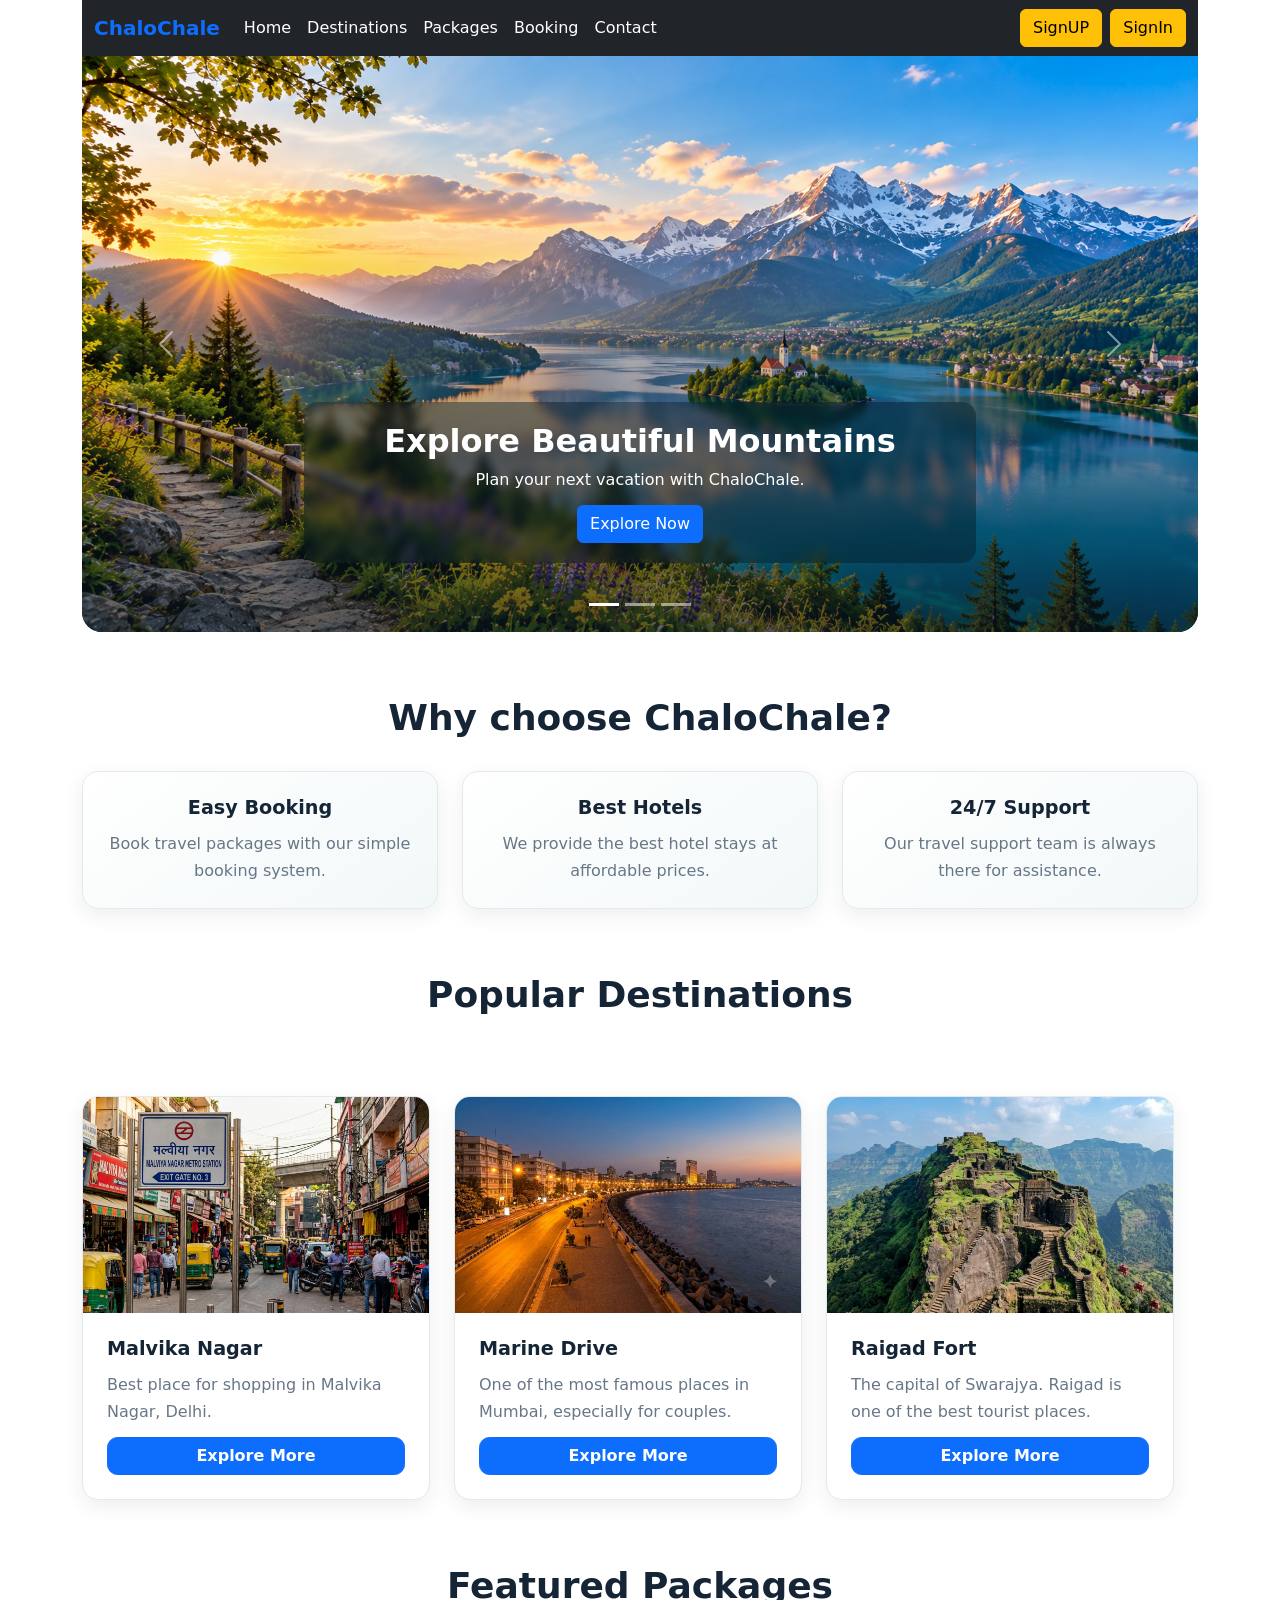
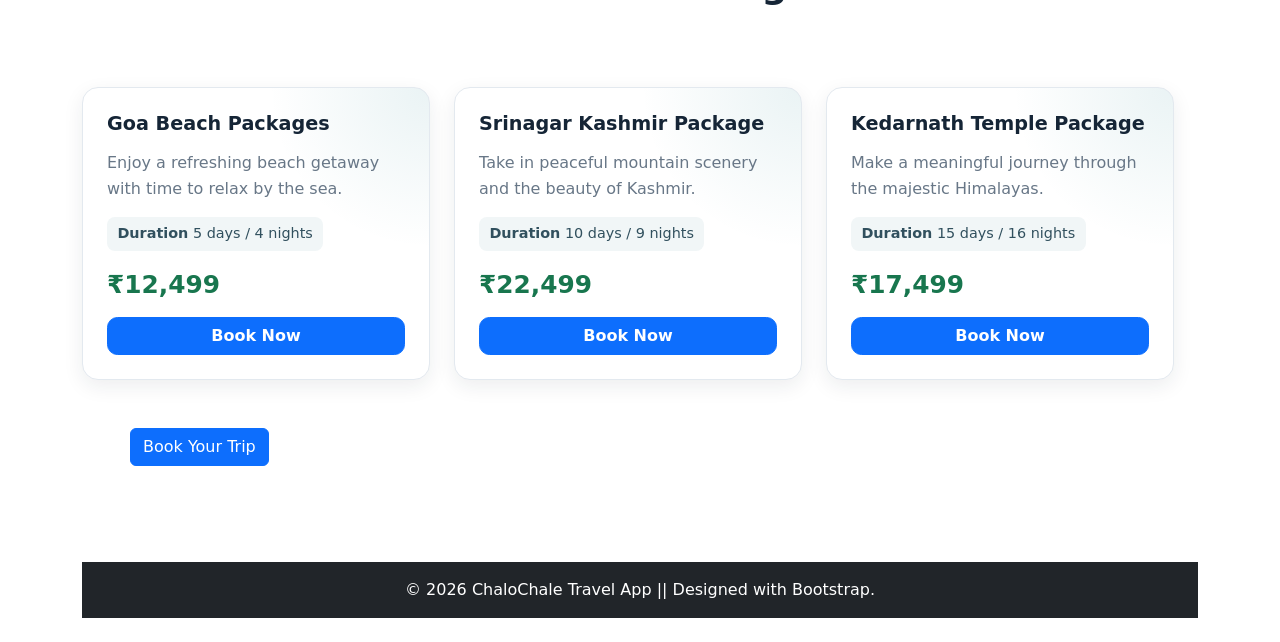
<file: index.html>
<!DOCTYPE html>
<html lang="en">

<head>
  <meta charset="UTF-8">
  <meta name="viewport" content="width=device-width, initial-scale=1.0">
  <title>ChaloChale - Home</title>
  <link href="https://cdn.jsdelivr.net/npm/bootstrap@5.3.8/dist/css/bootstrap.min.css" rel="stylesheet"
    integrity="sha384-sRIl4kxILFvY47J16cr9ZwB07vP4J8+LH7qKQnuqkuIAvNWLzeN8tE5YBujZqJLB" crossorigin="anonymous">
  <link rel="stylesheet" href="./css/style.css">
</head>

<body>
  <div class="container home-page">
    <div class="row">
      <div class="col-md-12">

        <!-- Navbar Start -->
        <nav class="navbar navbar-expand-lg navbar-dark bg-dark">
          <div class="container-fluid">
            <button class="navbar-toggler" type="button" data-bs-toggle="collapse" data-bs-target="#navbarTogglerDemo01"
              aria-controls="navbarTogglerDemo01" aria-expanded="false" aria-label="Toggle navigation">
              <span class="navbar-toggler-icon"></span>
            </button>
            <div class="collapse navbar-collapse" id="navbarTogglerDemo01">
              <a class="navbar-brand text-primary fw-bold" href="#">ChaloChale</a>
              <ul class="navbar-nav me-auto mb-2 mb-lg-0">
                <li class="nav-item"><a class="nav-link active text-white" href="#">Home</a></li>
                <li class="nav-item"><a class="nav-link text-white" href="#">Destinations</a></li>
                <li class="nav-item"><a class="nav-link text-white" href="#">Packages</a></li>
                <li class="nav-item"><a class="nav-link text-white" href="#">Booking</a></li>
                <li class="nav-item"><a class="nav-link text-white" href="#">Contact</a></li>
              </ul>
              <div class="d-flex gap-2">
                <a class="btn btn-warning" href="signup.html">SignUP</a>
                <a class="btn btn-warning" href="signin.html">SignIn</a>
              </div>
            </div>
          </div>
        </nav>
        <!-- Navbar Ends -->

      </div>
    </div>

    <div class="row">
      <div class="col-md-12">
        <!-- Carousel Start -->
        <div id="carouselExampleCaptions" class="carousel slide home-carousel">
          <div class="carousel-indicators">
            <button type="button" data-bs-target="#carouselExampleCaptions" data-bs-slide-to="0" class="active"
              aria-current="true" aria-label="Slide 1"></button>
            <button type="button" data-bs-target="#carouselExampleCaptions" data-bs-slide-to="1"
              aria-label="Slide 2"></button>
            <button type="button" data-bs-target="#carouselExampleCaptions" data-bs-slide-to="2"
              aria-label="Slide 3"></button>
          </div>
          <div class="carousel-inner">
            <div class="carousel-item active">
              <img src="./assets/images/Alpine Lake Chapel at Golden Hour.png" class="d-block w-100" alt="Mountains">
              <div class="carousel-caption home-carousel__caption">
                <h5>Explore Beautiful Mountains</h5>
                <p>Plan your next vacation with ChaloChale.</p>
                <button class="btn btn-primary">Explore Now</button>
              </div>
            </div>
            <div class="carousel-item">
              <img src="./assets/images/Alpine Lake Wanderer’s Vista.png" class="d-block w-100" alt="Nature">
              <div class="carousel-caption home-carousel__caption">
                <h5>Walk in Nature</h5>
                <p>Discover nature with your loved ones.</p>
                <button class="btn btn-primary">View Packages</button>
              </div>
            </div>
            <div class="carousel-item">
              <img src="./assets/images/ChatGPT Image Oct 6, 2026, 04_06_26 PM.png" class="d-block w-100"
                alt="City Pools">
              <div class="carousel-caption home-carousel__caption">
                <h5>Enjoy City Pools in Luxury Hotels</h5>
                <p>Book affordable city travel plans with us.</p>
                <button class="btn btn-warning">Book Trip</button>
              </div>
            </div>
          </div>
          <button class="carousel-control-prev" type="button" data-bs-target="#carouselExampleCaptions"
            data-bs-slide="prev">
            <span class="carousel-control-prev-icon" aria-hidden="true"></span>
            <span class="visually-hidden">Previous</span>
          </button>
          <button class="carousel-control-next" type="button" data-bs-target="#carouselExampleCaptions"
            data-bs-slide="next">
            <span class="carousel-control-next-icon" aria-hidden="true"></span>
            <span class="visually-hidden">Next</span>
          </button>
        </div>
        <!-- Carousel Ends -->
      </div>
    </div>

    <div class="row">
      <div class="col-md-12">
        <!-- Services Start -->
        <h2 class="home-section__title text-center">Why choose ChaloChale?</h2>
        <div class="row row-cols-1 row-cols-md-3 g-4">
          <div class="col">
            <div class="card home-service-card h-100">
              <div class="card-body text-center">
                <h3 class="fw-bold">Easy Booking</h3>
                <p>Book travel packages with our simple booking system.</p>
              </div>
            </div>
          </div>
          <div class="col">
            <div class="card home-service-card h-100">
              <div class="card-body text-center">
                <h3 class="fw-bold">Best Hotels</h3>
                <p>We provide the best hotel stays at affordable prices.</p>
              </div>
            </div>
          </div>
          <div class="col">
            <div class="card home-service-card h-100">
              <div class="card-body text-center">
                <h3 class="fw-bold">24/7 Support</h3>
                <p>Our travel support team is always there for assistance.</p>
              </div>
            </div>
          </div>
        </div>
        <!-- Services Ends -->
      </div>

      <!-- Popular Destination Cards -->
      <h2 class="home-section__title text-center">Popular Destinations</h2>
      <div class="row row-cols-1 row-cols-sm-2 row-cols-lg-3 g-4 home-card-grid">
        <div class="col">
          <article class="card home-destination-card h-100">
          <img src="./assets/images/delhi.png" class="card-img-top" alt="Malvika Nagar">
          <div class="card-body d-flex flex-column">
            <h3 class="card-title">Malvika Nagar</h3>
            <p class="card-text">Best place for shopping in Malvika Nagar, Delhi.</p>
            <a class="btn btn-primary mt-auto" href="destination.html">Explore More</a>
          </div>
          </article>
        </div>
        <div class="col">
          <article class="card home-destination-card h-100">
          <img src="./assets/images/marine drive.png" class="card-img-top" alt="Marine Drive">
          <div class="card-body d-flex flex-column">
            <h3 class="card-title">Marine Drive</h3>
            <p class="card-text">One of the most famous places in Mumbai, especially for couples.</p>
            <a class="btn btn-primary mt-auto" href="destination.html">Explore More</a>
          </div>
          </article>
        </div>
        <div class="col">
          <article class="card home-destination-card h-100">
          <img src="./assets/images/Raigad fort.png" class="card-img-top" alt="Raigad Fort">
          <div class="card-body d-flex flex-column">
            <h3 class="card-title">Raigad Fort</h3>
            <p class="card-text">The capital of Swarajya. Raigad is one of the best tourist places.</p>
            <a class="btn btn-primary mt-auto" href="destination.html">Explore More</a>
          </div>
          </article>
        </div>
      </div>
      <!-- Popular Destination Ends -->

      <!-- featured packages start -->
      <h2 class="home-section__title text-center">Featured Packages</h2>
      <div class="row row-cols-1 row-cols-sm-2 row-cols-lg-3 g-4 home-card-grid">
        <div class="col">
          <article class="card home-package-card h-100">
            <div class="card-body d-flex flex-column">
              <h3 class="card-title">Goa Beach Packages</h3>
              <p class="card-text">Enjoy a refreshing beach getaway with time to relax by the sea.</p>
              <p class="home-package-card__duration"><strong>Duration</strong> 5 days / 4 nights</p>
              <p class="home-package-card__price">₹12,499</p>
              <a class="btn btn-primary mt-auto" href="Booking.html">Book Now</a>
            </div>
          </article>
        </div>
        <div class="col">
          <article class="card home-package-card h-100">
            <div class="card-body d-flex flex-column">
              <h3 class="card-title">Srinagar Kashmir Package</h3>
              <p class="card-text">Take in peaceful mountain scenery and the beauty of Kashmir.</p>
              <p class="home-package-card__duration"><strong>Duration</strong> 10 days / 9 nights</p>
              <p class="home-package-card__price">₹22,499</p>
              <a class="btn btn-primary mt-auto" href="Booking.html">Book Now</a>
            </div>
          </article>
        </div>
        <div class="col">
          <article class="card home-package-card h-100">
            <div class="card-body d-flex flex-column">
              <h3 class="card-title">Kedarnath Temple Package</h3>
              <p class="card-text">Make a meaningful journey through the majestic Himalayas.</p>
              <p class="home-package-card__duration"><strong>Duration</strong> 15 days / 16 nights</p>
              <p class="home-package-card__price">₹17,499</p>
              <a class="btn btn-primary mt-auto" href="Booking.html">Book Now</a>
            </div>
          </article>
        </div>
      </div>
      <!-- featured packages ends -->
    </div>

    <!-- modal for book your trip starts -->
    <!-- Book Your Trip Button -->
    <button type="button" class="btn btn-primary m-5" data-bs-toggle="modal" data-bs-target="#exampleDialog">
      Book Your Trip
    </button>


    <!-- Book Your Trip Modal -->
    <div class="modal fade" id="exampleDialog" tabindex="-1" aria-labelledby="dialogTitle" aria-hidden="true">

      <div class="modal-dialog modal-lg modal-dialog-centered">
        <div class="modal-content">

          <!-- Modal Header -->
          <div class="modal-header">
            <h1 class="modal-title fs-4" id="dialogTitle">
              Book Your Trip
            </h1>

            <button type="button" class="btn-close" data-bs-dismiss="modal" aria-label="Close">
            </button>
          </div>

          <!-- Modal Body -->
          <div class="modal-body">

            <form class="row g-3">

              <!-- Full Name -->
              <div class="col-md-6">
                <label for="Fullname" class="form-label">
                  Full Name
                </label>
                <input type="text" class="form-control" id="Fullname" name="fullname" placeholder="Enter your full name"
                  required>
              </div>

              <!-- Email -->
              <div class="col-md-6">
                <label for="inputEmail4" class="form-label">
                  Email
                </label>
                <input type="email" class="form-control" id="inputEmail4" name="email" placeholder="Enter your email"
                  required>
              </div>

              <!-- Password -->
              <div class="col-md-6">
                <label for="inputPassword4" class="form-label">
                  Password
                </label>
                <input type="password" class="form-control" id="inputPassword4" name="password"
                  placeholder="Enter your password" required>
              </div>

              <!-- Travel Date -->
              <div class="col-md-6">
                <label for="travelDate" class="form-label">
                  Travel Date
                </label>
                <input type="date" class="form-control" id="travelDate" name="travelDate" required>
              </div>

              <!-- Number of People -->
              <div class="col-md-12">
                <label for="count" class="form-label">
                  Number of People
                </label>
                <input type="number" class="form-control" id="count" name="people" placeholder="Enter number of people"
                  min="1" required>
              </div>

              <!-- Message -->
              <div class="col-md-12">
                <label for="fieldTextarea" class="form-label">
                  Message
                </label>
                <textarea class="form-control" id="fieldTextarea" name="message" rows="3"
                  placeholder="Tell us about your trip">
            </textarea>

                <div class="form-text">
                  Be sure to include relevant details.
                </div>
              </div>

            </form>

          </div>

          <!-- Modal Footer -->
          <div class="modal-footer">
            <button type="button" class="btn btn-secondary" data-bs-dismiss="modal">
              Cancel
            </button>

            <button type="button" class="btn btn-success">
              Submit Booking Request
            </button>
          </div>

        </div>
      </div>
    </div>
    <!-- modal for book your trip ends -->


    <!-- Footer -->

    <footer class="bg-dark text-white text-center py-3 mt-5">
      <p class="mb-0">© 2026 ChaloChale Travel App || Designed with Bootstrap.</p>
    </footer>
  </div>

  <script src="https://cdn.jsdelivr.net/npm/bootstrap@5.3.8/dist/js/bootstrap.bundle.min.js"
    integrity="sha384-FKyoEForCGlyvwx9Hj09JcYn3nv7wiPVlz7YYwJrWVcXK/BmnVDxM+D2scQbITxI"
    crossorigin="anonymous"></script>
  <script src="./js/script.js"></script>
</body>

</html>
</file>
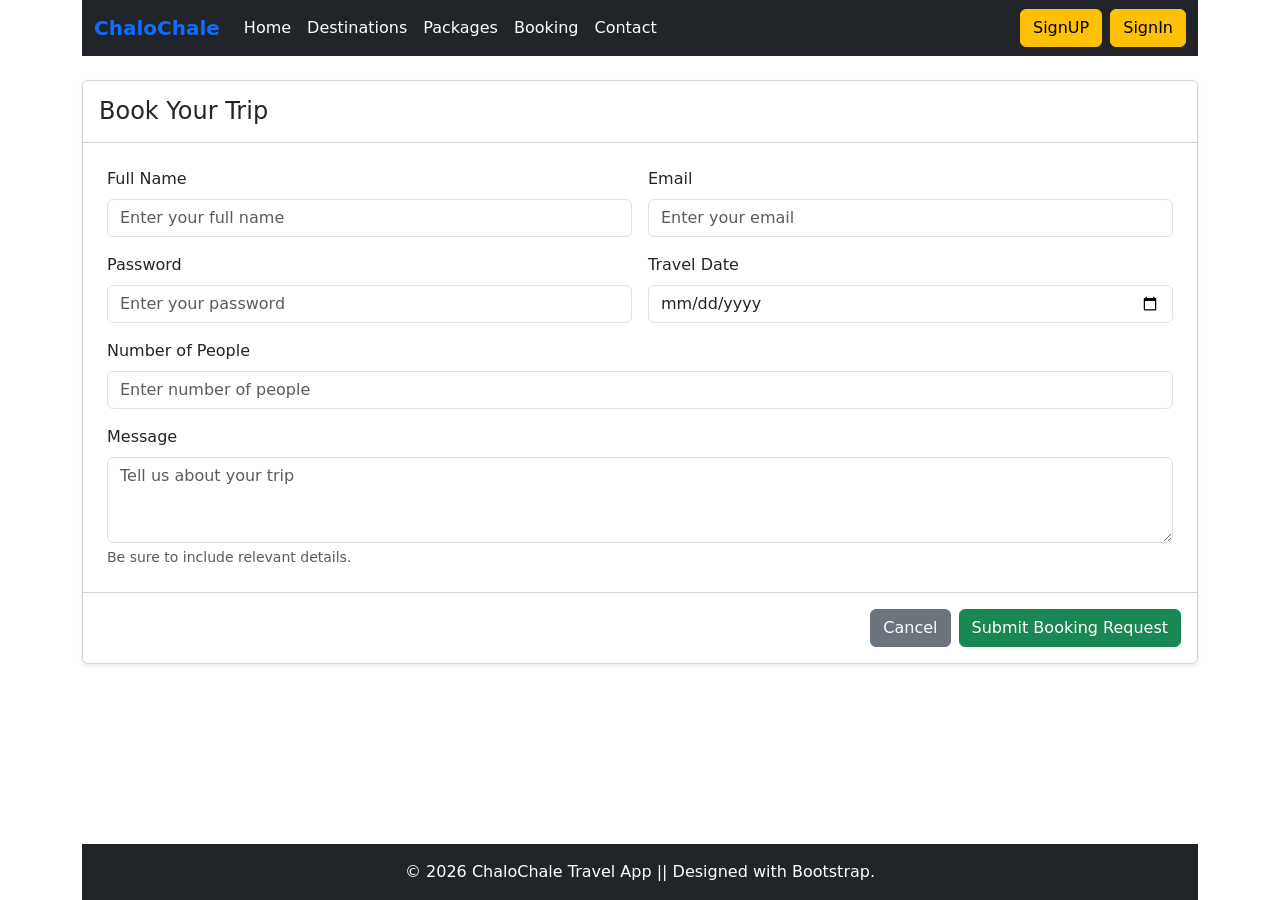
<file: Booking.html>
<!DOCTYPE html>
<html lang="en">

<head>
    <meta charset="UTF-8">
    <meta name="viewport" content="width=device-width, initial-scale=1.0">
    <title>ChaloChale - Booking</title>
    <link href="https://cdn.jsdelivr.net/npm/bootstrap@5.3.8/dist/css/bootstrap.min.css" rel="stylesheet"
        integrity="sha384-sRIl4kxILFvY47J16cr9ZwB07vP4J8+LH7qKQnuqkuIAvNWLzeN8tE5YBujZqJLB" crossorigin="anonymous">
</head>

<body class="min-vh-100 d-flex flex-column">
    <div class="container home-page flex-grow-1 d-flex flex-column">
        <div class="row">
            <div class="col-md-12">
                <!-- Navbar Start -->
                <nav class="navbar navbar-expand-lg navbar-dark bg-dark">
                    <div class="container-fluid">
                        <button class="navbar-toggler" type="button" data-bs-toggle="collapse"
                            data-bs-target="#navbarTogglerDemo01" aria-controls="navbarTogglerDemo01"
                            aria-expanded="false" aria-label="Toggle navigation">
                            <span class="navbar-toggler-icon"></span>
                        </button>
                        <div class="collapse navbar-collapse" id="navbarTogglerDemo01">
                            <a class="navbar-brand text-primary fw-bold" href="#">ChaloChale</a>
                            <ul class="navbar-nav me-auto mb-2 mb-lg-0">
                                <li class="nav-item"><a class="nav-link active text-white" href="#">Home</a></li>
                                <li class="nav-item"><a class="nav-link text-white" href="#">Destinations</a></li>
                                <li class="nav-item"><a class="nav-link text-white" href="#">Packages</a></li>
                                <li class="nav-item"><a class="nav-link text-white" href="#">Booking</a></li>
                                <li class="nav-item"><a class="nav-link text-white" href="#">Contact</a></li>
                            </ul>
                            <div class="d-flex gap-2">
                                <a class="btn btn-warning" href="signup.html">SignUP</a>
                                <a class="btn btn-warning" href="signin.html">SignIn</a>
                            </div>
                        </div>
                    </div>
                </nav>
                <!-- Navbar Ends -->
            </div>
        </div>

        <main class="flex-grow-1 py-4">
            <section class="card shadow-sm" aria-labelledby="bookingFormTitle">
                <div class="card-header bg-white py-3">
                    <h1 class="h4 mb-0" id="bookingFormTitle">Book Your Trip</h1>
                </div>

                <form>
                    <div class="card-body p-4">
                        <div class="row g-3">
                            <div class="col-md-6">
                                <label for="fullName" class="form-label">Full Name</label>
                                <input type="text" class="form-control" id="fullName" name="fullname"
                                    placeholder="Enter your full name" required>
                            </div>

                            <div class="col-md-6">
                                <label for="bookingEmail" class="form-label">Email</label>
                                <input type="email" class="form-control" id="bookingEmail" name="email"
                                    placeholder="Enter your email" required>
                            </div>

                            <div class="col-md-6">
                                <label for="bookingPassword" class="form-label">Password</label>
                                <input type="password" class="form-control" id="bookingPassword"
                                    name="password" placeholder="Enter your password" required>
                            </div>

                            <div class="col-md-6">
                                <label for="travelDate" class="form-label">Travel Date</label>
                                <input type="date" class="form-control" id="travelDate" name="travelDate"
                                    required>
                            </div>

                            <div class="col-12">
                                <label for="peopleCount" class="form-label">Number of People</label>
                                <input type="number" class="form-control" id="peopleCount" name="people"
                                    placeholder="Enter number of people" min="1" required>
                            </div>

                            <div class="col-12">
                                <label for="bookingMessage" class="form-label">Message</label>
                                <textarea class="form-control" id="bookingMessage" name="message" rows="3"
                                    placeholder="Tell us about your trip"></textarea>
                                <div class="form-text">Be sure to include relevant details.</div>
                            </div>
                        </div>
                    </div>

                    <div class="card-footer bg-white d-flex justify-content-end gap-2 py-3">
                        <button type="reset" class="btn btn-secondary">Cancel</button>
                        <button type="submit" class="btn btn-success">Submit Booking Request</button>
                    </div>
                </form>
            </section>
        </main>

        <footer class="bg-dark text-white text-center py-3 mt-auto">
            <p class="mb-0">© 2026 ChaloChale Travel App || Designed with Bootstrap.</p>
        </footer>
    </div>

    <script src="https://cdn.jsdelivr.net/npm/bootstrap@5.3.8/dist/js/bootstrap.bundle.min.js"
        integrity="sha384-FKyoEForCGlyvwx9Hj09JcYn3nv7wiPVlz7YYwJrWVcXK/BmnVDxM+D2scQbITxI"
        crossorigin="anonymous"></script>
</body>

</html>
</file>
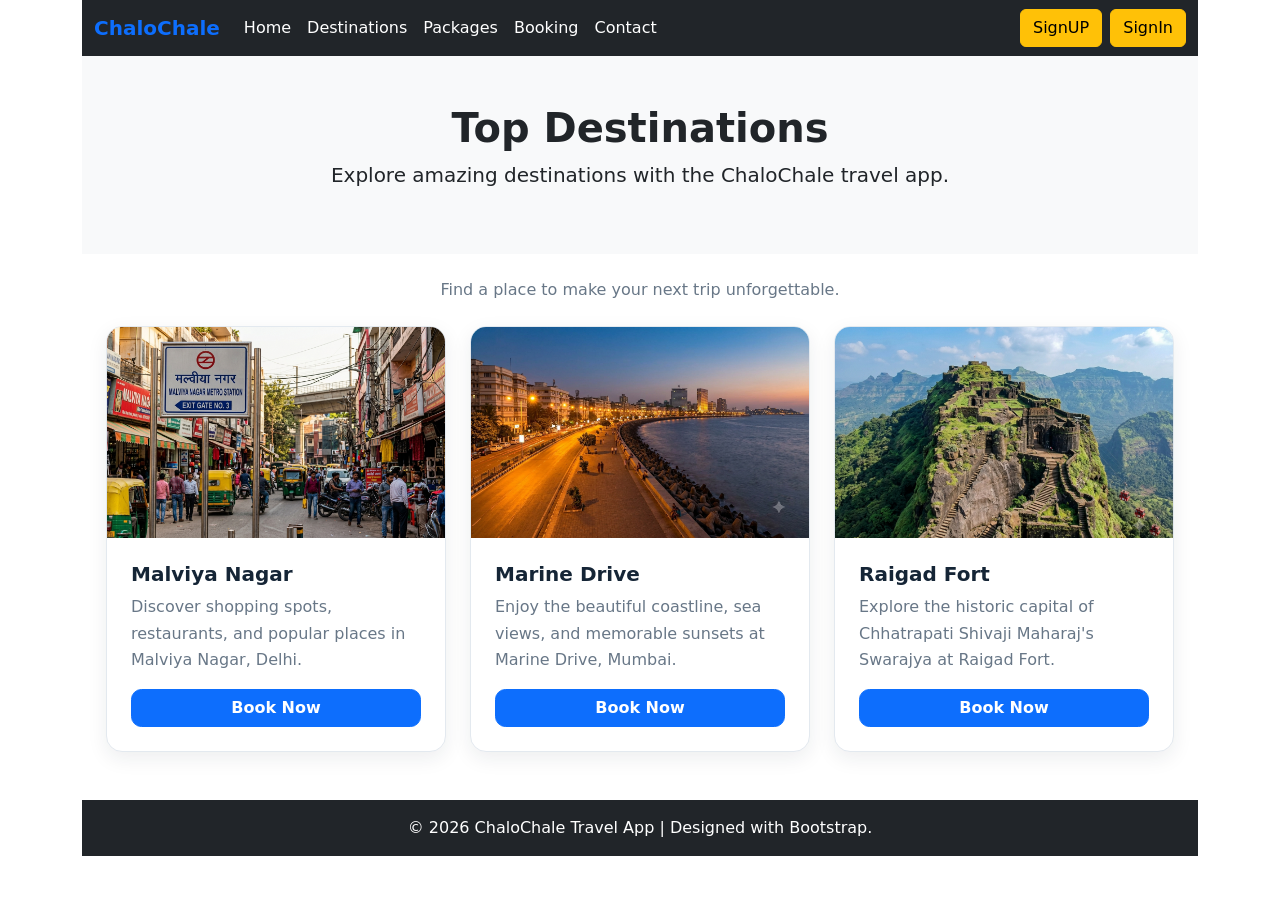
<file: destination.html>
<!DOCTYPE html>
<html lang="en">

<head>
    <meta charset="UTF-8">
    <meta name="viewport" content="width=device-width, initial-scale=1.0">

    <title>ChaloChale - Destinations</title>

    <!-- Bootstrap CSS -->
    <link href="https://cdn.jsdelivr.net/npm/bootstrap@5.3.8/dist/css/bootstrap.min.css" rel="stylesheet"
        integrity="sha384-sRIl4kxILFvY47J16cr9ZwB07vP4J8+LH7qKQnuqkuIAvNWLzeN8tE5YBujZqJLB" crossorigin="anonymous">
    <link rel="stylesheet" href="./css/style.css">
</head>

<body>

    <div class="container">

        <!-- Navbar Start -->
        <nav class="navbar navbar-expand-lg navbar-dark bg-dark">

            <div class="container-fluid">

                <!-- Navbar Toggler -->
                <button class="navbar-toggler" type="button" data-bs-toggle="collapse"
                    data-bs-target="#navbarTogglerDemo01" aria-controls="navbarTogglerDemo01" aria-expanded="false"
                    aria-label="Toggle navigation">

                    <span class="navbar-toggler-icon"></span>

                </button>

                <!-- Navbar Content -->
                <div class="collapse navbar-collapse" id="navbarTogglerDemo01">

                    <a class="navbar-brand text-primary fw-bold" href="#">
                        ChaloChale
                    </a>

                    <!-- Navigation Links -->
                    <ul class="navbar-nav me-auto mb-2 mb-lg-0">

                        <li class="nav-item">
                            <a class="nav-link active text-white" href="#">Home</a>
                        </li>

                        <li class="nav-item">
                            <a class="nav-link text-white" href="#">Destinations</a>
                        </li>

                        <li class="nav-item">
                            <a class="nav-link text-white" href="#">Packages</a>
                        </li>

                        <li class="nav-item">
                            <a class="nav-link text-white" href="Booking.html">Booking</a>
                        </li>

                        <li class="nav-item">
                            <a class="nav-link text-white" href="#">Contact</a>
                        </li>

                    </ul>

                    <div class="d-flex gap-2">
                        <a class="btn btn-warning" href="signup.html">SignUP</a>
                        <a class="btn btn-warning" href="signin.html">SignIn</a>
                    </div>

                </div>

            </div>

        </nav>
        <!-- Navbar End -->


        <!-- Destination Header Start -->
        <section class="py-5 bg-light text-center">

            <div class="container">

                <h1 class="fw-bold">Top Destinations</h1>

                <p class="lead">
                    Explore amazing destinations with the ChaloChale travel app.
                </p>

            </div>

        </section>
        <!-- Destination Header End -->


        <!-- Popular Destinations Start -->
        <section class="destination-section py-4" aria-labelledby="popular-destinations-title">

            <!-- <h2 id="popular-destinations-title" class="destination-section__title text-center mb-2">
                Popular Destinations
            </h2> -->
            <p class="destination-section__intro text-center mb-4">
                Find a place to make your next trip unforgettable.
            </p>

            <div class="row g-4">

                <!-- Destination 1 -->
                <div class="col-12 col-sm-6 col-lg-4">

                    <article class="card destination-card h-100">

                        <img src="./assets/images/delhi.png" class="card-img-top"
                            alt="Shopping area in Malviya Nagar, Delhi">

                        <div class="card-body d-flex flex-column">

                            <h3 class="card-title">Malviya Nagar</h3>

                            <p class="card-text">
                                Discover shopping spots, restaurants, and popular
                                places in Malviya Nagar, Delhi.
                            </p>

                            <a href="Booking.html" class="btn btn-primary w-100 mt-auto">
                                Book Now
                            </a>

                    </div>

                    </article>

                </div>


                <!-- Destination 2 -->
                <div class="col-12 col-sm-6 col-lg-4">

                    <article class="card destination-card h-100">

                        <img src="./assets/images/marine drive.png" class="card-img-top"
                            alt="Marine Drive waterfront in Mumbai">

                        <div class="card-body d-flex flex-column">

                            <h3 class="card-title">Marine Drive</h3>

                            <p class="card-text">
                                Enjoy the beautiful coastline, sea views, and
                                memorable sunsets at Marine Drive, Mumbai.
                            </p>

                            <a href="Booking.html" class="btn btn-primary w-100 mt-auto">
                                Book Now
                            </a>

                    </div>

                    </article>

                </div>


                <!-- Destination 3 -->
                <div class="col-12 col-sm-6 col-lg-4">

                    <article class="card destination-card h-100">

                        <img src="./assets/images/Raigad fort.png" class="card-img-top"
                            alt="Historic Raigad Fort in Maharashtra">

                        <div class="card-body d-flex flex-column">

                            <h3 class="card-title">Raigad Fort</h3>

                            <p class="card-text">
                                Explore the historic capital of Chhatrapati
                                Shivaji Maharaj's Swarajya at Raigad Fort.
                            </p>

                            <a href="Booking.html" class="btn btn-primary w-100 mt-auto">
                                Book Now
                            </a>

                    </div>

                    </article>

                </div>

            </div>




        </section>
        <!-- Popular Destinations End -->


        <!-- Footer Start -->
        <footer class="bg-dark text-white text-center py-3 mt-4">

            <p class="mb-0">
                &copy; 2026 ChaloChale Travel App | Designed with Bootstrap.
            </p>

        </footer>
        <!-- Footer End -->

    </div>


    <!-- Bootstrap JavaScript -->
    <script src="https://cdn.jsdelivr.net/npm/bootstrap@5.3.8/dist/js/bootstrap.bundle.min.js"
        integrity="sha384-FKyoEForCGlyvwx9Hj09JcYn3nv7wiPVlz7YYwJrWVcXK/BmnVDxM+D2scQbITxI"
        crossorigin="anonymous"></script>

    <!-- Custom JavaScript -->
    <script src="./js/script.js"></script>

</body>

</html>
</file>
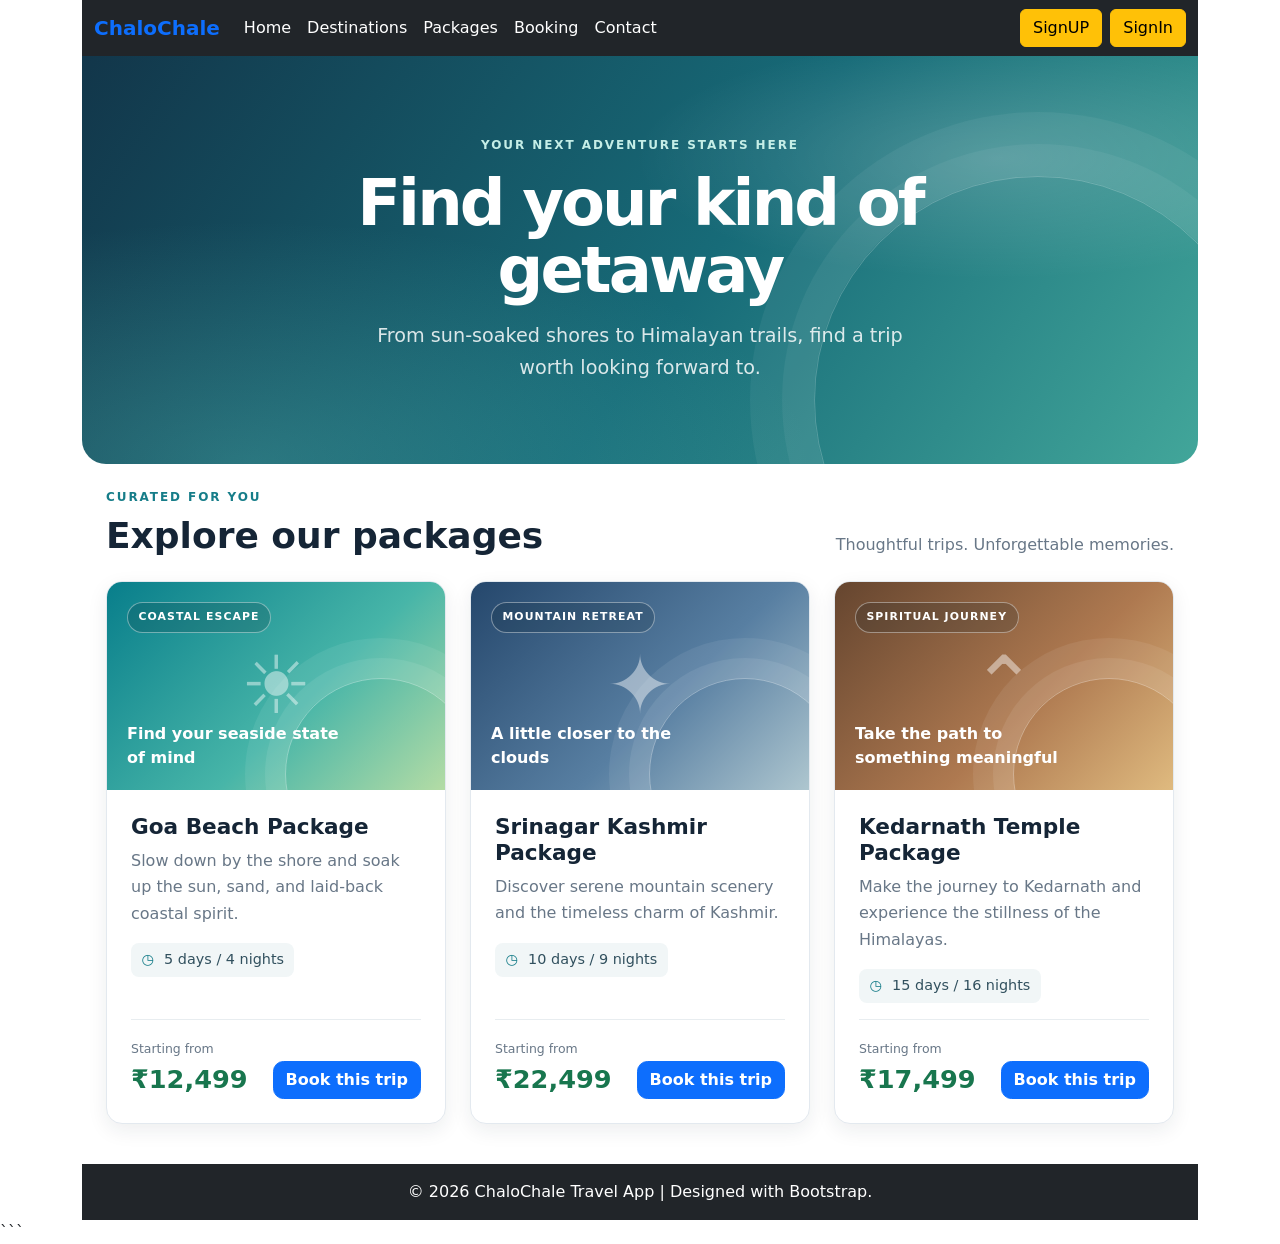
<file: Packages.html>
<!DOCTYPE html>
<html lang="en">

<head>
    <meta charset="UTF-8">
    <meta name="viewport" content="width=device-width, initial-scale=1.0">

    <title>ChaloChale - Packages</title>

    <!-- Bootstrap CSS -->
    <link href="https://cdn.jsdelivr.net/npm/bootstrap@5.3.8/dist/css/bootstrap.min.css" rel="stylesheet"
        integrity="sha384-sRIl4kxILFvY47J16cr9ZwB07vP4J8+LH7qKQnuqkuIAvNWLzeN8tE5YBujZqJLB" crossorigin="anonymous">
    <link rel="stylesheet" href="./css/style.css">
</head>

<body>

    <div class="container package-page">

        <!-- Navbar Start -->
        <nav class="navbar navbar-expand-lg navbar-dark bg-dark">

            <div class="container-fluid">

                <!-- Navbar Toggler -->
                <button class="navbar-toggler" type="button" data-bs-toggle="collapse"
                    data-bs-target="#navbarTogglerDemo01" aria-controls="navbarTogglerDemo01" aria-expanded="false"
                    aria-label="Toggle navigation">

                    <span class="navbar-toggler-icon"></span>

                </button>

                <!-- Navbar Content -->
                <div class="collapse navbar-collapse" id="navbarTogglerDemo01">

                    <a class="navbar-brand text-primary fw-bold" href="#">
                        ChaloChale
                    </a>

                    <!-- Navigation Links -->
                    <ul class="navbar-nav me-auto mb-2 mb-lg-0">

                        <li class="nav-item">
                            <a class="nav-link active text-white" href="#">Home</a>
                        </li>

                        <li class="nav-item">
                            <a class="nav-link text-white" href="#">Destinations</a>
                        </li>

                        <li class="nav-item">
                            <a class="nav-link text-white" href="#">Packages</a>
                        </li>

                        <li class="nav-item">
                            <a class="nav-link text-white" href="Booking.html">Booking</a>
                        </li>

                        <li class="nav-item">
                            <a class="nav-link text-white" href="#">Contact</a>
                        </li>

                    </ul>

                    <div class="d-flex gap-2">
                        <a class="btn btn-warning" href="signup.html">SignUP</a>
                        <a class="btn btn-warning" href="signin.html">SignIn</a>
                    </div>

                </div>

            </div>

        </nav>
        <!-- Navbar End -->


        <!-- Destination Header Start -->
        <section class="package-hero text-center">

            <div class="package-hero__content">

                <p class="package-hero__eyebrow">YOUR NEXT ADVENTURE STARTS HERE</p>

                <h1 class="package-hero__title">Find your kind of getaway</h1>

                <p class="package-hero__description">
                    From sun-soaked shores to Himalayan trails, find a trip worth looking forward to.
                </p>

            </div>

        </section>
        <!-- Destination Header End -->

        <!-- Packages start -->
        <section class="package-section py-4" aria-labelledby="package-list-title">
            <div class="package-section__heading">
                <div>
                    <p class="package-section__eyebrow mb-2">CURATED FOR YOU</p>
                    <h2 id="package-list-title" class="package-section__title">Explore our packages</h2>
                </div>
                <p class="package-section__note mb-0">Thoughtful trips. Unforgettable memories.</p>
            </div>

            <div class="row g-4">
                <div class="col-12 col-md-6 col-xl-4">
                    <article class="card package-card package-card--beach h-100">
                        <div class="package-card__art" aria-hidden="true">
                            <span class="package-card__art-label">COASTAL ESCAPE</span>
                            <span class="package-card__art-symbol">☀</span>
                            <span class="package-card__art-caption">Find your seaside state of mind</span>
                        </div>
                        <div class="card-body d-flex flex-column">
                            <h3 class="package-card__title">Goa Beach Package</h3>
                            <p class="package-card__description">Slow down by the shore and soak up the sun, sand, and laid-back coastal spirit.</p>
                            <p class="package-card__duration"><span aria-hidden="true">◷</span> 5 days / 4 nights</p>
                            <div class="package-card__footer mt-auto">
                                <div>
                                    <span class="package-card__price-label">Starting from</span>
                                    <p class="package-card__price mb-0">₹12,499</p>
                                </div>
                                <a href="Booking.html" class="btn btn-primary package-card__button">Book this trip</a>
                            </div>
                        </div>
                    </article>
                </div>

                <div class="col-12 col-md-6 col-xl-4">
                    <article class="card package-card package-card--kashmir h-100">
                        <div class="package-card__art" aria-hidden="true">
                            <span class="package-card__art-label">MOUNTAIN RETREAT</span>
                            <span class="package-card__art-symbol">✦</span>
                            <span class="package-card__art-caption">A little closer to the clouds</span>
                        </div>
                        <div class="card-body d-flex flex-column">
                            <h3 class="package-card__title">Srinagar Kashmir Package</h3>
                            <p class="package-card__description">Discover serene mountain scenery and the timeless charm of Kashmir.</p>
                            <p class="package-card__duration"><span aria-hidden="true">◷</span> 10 days / 9 nights</p>
                            <div class="package-card__footer mt-auto">
                                <div>
                                    <span class="package-card__price-label">Starting from</span>
                                    <p class="package-card__price mb-0">₹22,499</p>
                                </div>
                                <a href="Booking.html" class="btn btn-primary package-card__button">Book this trip</a>
                            </div>
                        </div>
                    </article>
                </div>

                <div class="col-12 col-md-6 col-xl-4">
                    <article class="card package-card package-card--kedarnath h-100">
                        <div class="package-card__art" aria-hidden="true">
                            <span class="package-card__art-label">SPIRITUAL JOURNEY</span>
                            <span class="package-card__art-symbol">⌃</span>
                            <span class="package-card__art-caption">Take the path to something meaningful</span>
                        </div>
                        <div class="card-body d-flex flex-column">
                            <h3 class="package-card__title">Kedarnath Temple Package</h3>
                            <p class="package-card__description">Make the journey to Kedarnath and experience the stillness of the Himalayas.</p>
                            <p class="package-card__duration"><span aria-hidden="true">◷</span> 15 days / 16 nights</p>
                            <div class="package-card__footer mt-auto">
                                <div>
                                    <span class="package-card__price-label">Starting from</span>
                                    <p class="package-card__price mb-0">₹17,499</p>
                                </div>
                                <a href="Booking.html" class="btn btn-primary package-card__button">Book this trip</a>
                            </div>
                        </div>
                    </article>
                </div>
            </div>
        </section>

        <!-- PACKAGES ENDS -->







        <!-- Footer Start -->
        <footer class="bg-dark text-white text-center py-3 mt-3">

            <p class="mb-0">
                &copy; 2026 ChaloChale Travel App | Designed with Bootstrap.
            </p>

        </footer>
        <!-- Footer End -->

    </div>


    <!-- Bootstrap JavaScript -->
    <script src="https://cdn.jsdelivr.net/npm/bootstrap@5.3.8/dist/js/bootstrap.bundle.min.js"
        integrity="sha384-FKyoEForCGlyvwx9Hj09JcYn3nv7wiPVlz7YYwJrWVcXK/BmnVDxM+D2scQbITxI"
        crossorigin="anonymous"></script>

    <!-- Custom JavaScript -->
    <script src="./js/script.js"></script>

</body>

</html>
```
</file>
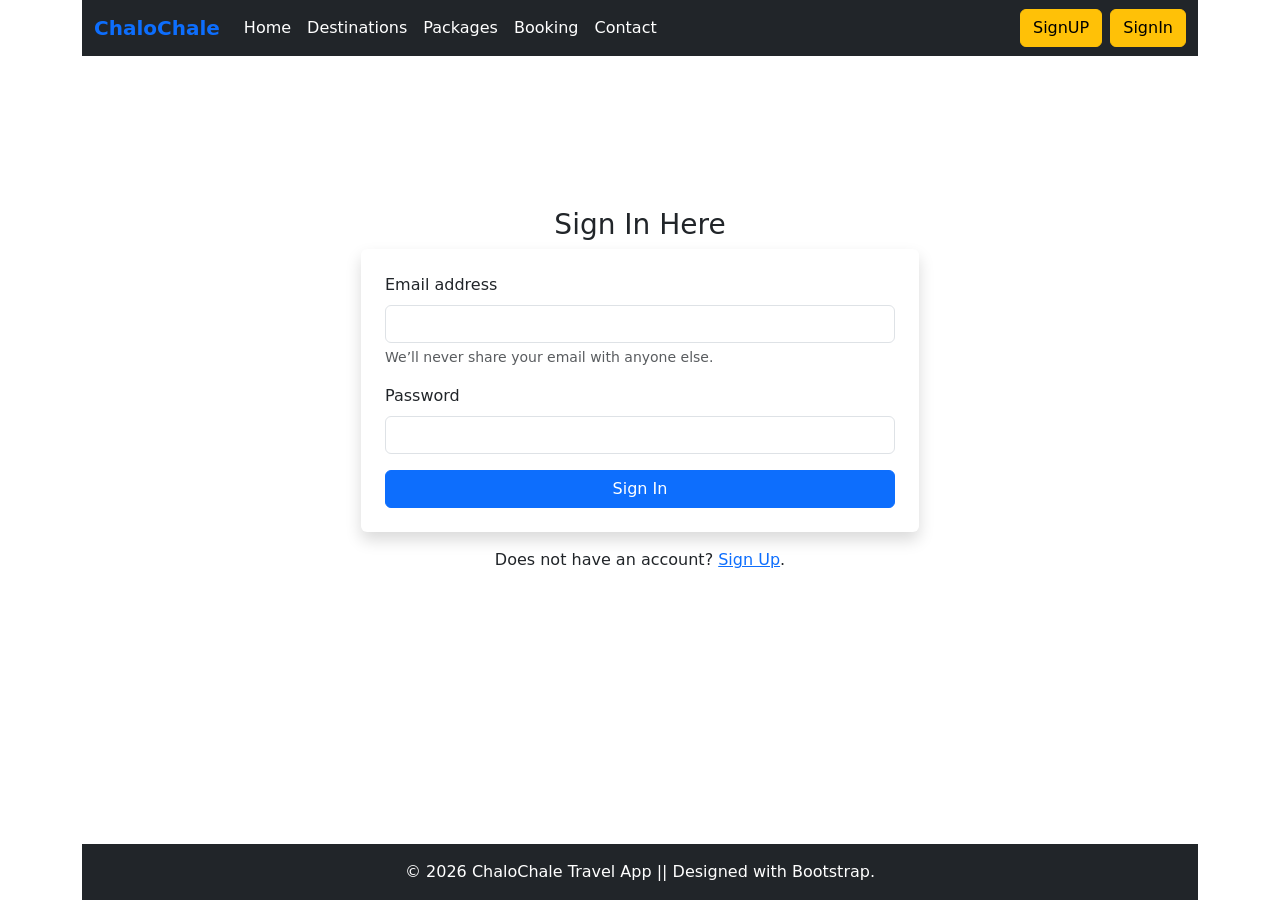
<file: signin.html>
<!DOCTYPE html>
<html lang="en">

<head>
    <meta charset="UTF-8">
    <meta name="viewport" content="width=device-width, initial-scale=1.0">
    <title>Chalochale - Sign In</title>
    <link href="https://cdn.jsdelivr.net/npm/bootstrap@5.3.8/dist/css/bootstrap.min.css" rel="stylesheet"
        integrity="sha384-sRIl4kxILFvY47J16cr9ZwB07vP4J8+LH7qKQnuqkuIAvNWLzeN8tE5YBujZqJLB" crossorigin="anonymous">

</head>

<body class="min-vh-100 d-flex flex-column">
    <div class="container home-page flex-grow-1 d-flex flex-column">
        <div class="row">
            <div class="col-md-12">

                <!-- Navbar Start -->
                <nav class="navbar navbar-expand-lg navbar-dark bg-dark">
                    <div class="container-fluid">
                        <button class="navbar-toggler" type="button" data-bs-toggle="collapse"
                            data-bs-target="#navbarTogglerDemo01" aria-controls="navbarTogglerDemo01"
                            aria-expanded="false" aria-label="Toggle navigation">
                            <span class="navbar-toggler-icon"></span>
                        </button>
                        <div class="collapse navbar-collapse" id="navbarTogglerDemo01">
                            <a class="navbar-brand text-primary fw-bold" href="#">ChaloChale</a>
                            <ul class="navbar-nav me-auto mb-2 mb-lg-0">
                                <li class="nav-item"><a class="nav-link active text-white" href="#">Home</a></li>
                                <li class="nav-item"><a class="nav-link text-white" href="#">Destinations</a></li>
                                <li class="nav-item"><a class="nav-link text-white" href="#">Packages</a></li>
                                <li class="nav-item"><a class="nav-link text-white" href="#">Booking</a></li>
                                <li class="nav-item"><a class="nav-link text-white" href="#">Contact</a></li>
                            </ul>
                            <div class="d-flex gap-2">
                                <a class="btn btn-warning" href="signup.html">SignUP</a>
                                <a class="btn btn-warning" href="signin.html">SignIn</a>
                            </div>
                        </div>
                    </div>
                </nav>
                <!-- Navbar Ends -->

            </div>
        </div>


        <section class="col-12 col-md-6 mx-auto my-auto py-5">
            <h3 class="text-center">Sign In Here</h3>
            <form class="p-4 shadow rounded bg-white">
                <div class="mb-3">
                    <label for="email" class="form-label">Email address</label>
                    <input type="email" class="form-control" id="email" name="email" autocomplete="email"
                        aria-describedby="emailHelp" required>
                    <div id="emailHelp" class="form-text">We’ll never share your email with anyone else.</div>
                </div>
                <div class="mb-3">
                    <label for="password" class="form-label">Password</label>
                    <input type="password" class="form-control" id="password" name="password"
                        autocomplete="current-password" required>
                </div>
                <button type="submit" class="btn btn-primary w-100">Sign In</button>
            </form>

             <p class="text-center pt-3">
                Does not have an account? <a href="signup.html">Sign Up</a>.
            </p>
        </section>

        <footer class="bg-dark text-white text-center py-3 mt-auto">
            <p class="mb-0">© 2026 ChaloChale Travel App || Designed with Bootstrap.</p>
        </footer>
    </div>


    <script src="https://cdn.jsdelivr.net/npm/bootstrap@5.3.8/dist/js/bootstrap.bundle.min.js"
        integrity="sha384-FKyoEForCGlyvwx9Hj09JcYn3nv7wiPVlz7YYwJrWVcXK/BmnVDxM+D2scQbITxI"
        crossorigin="anonymous"></script>
    <script src="./js/script.js"></script>
</body>

</html>
</file>
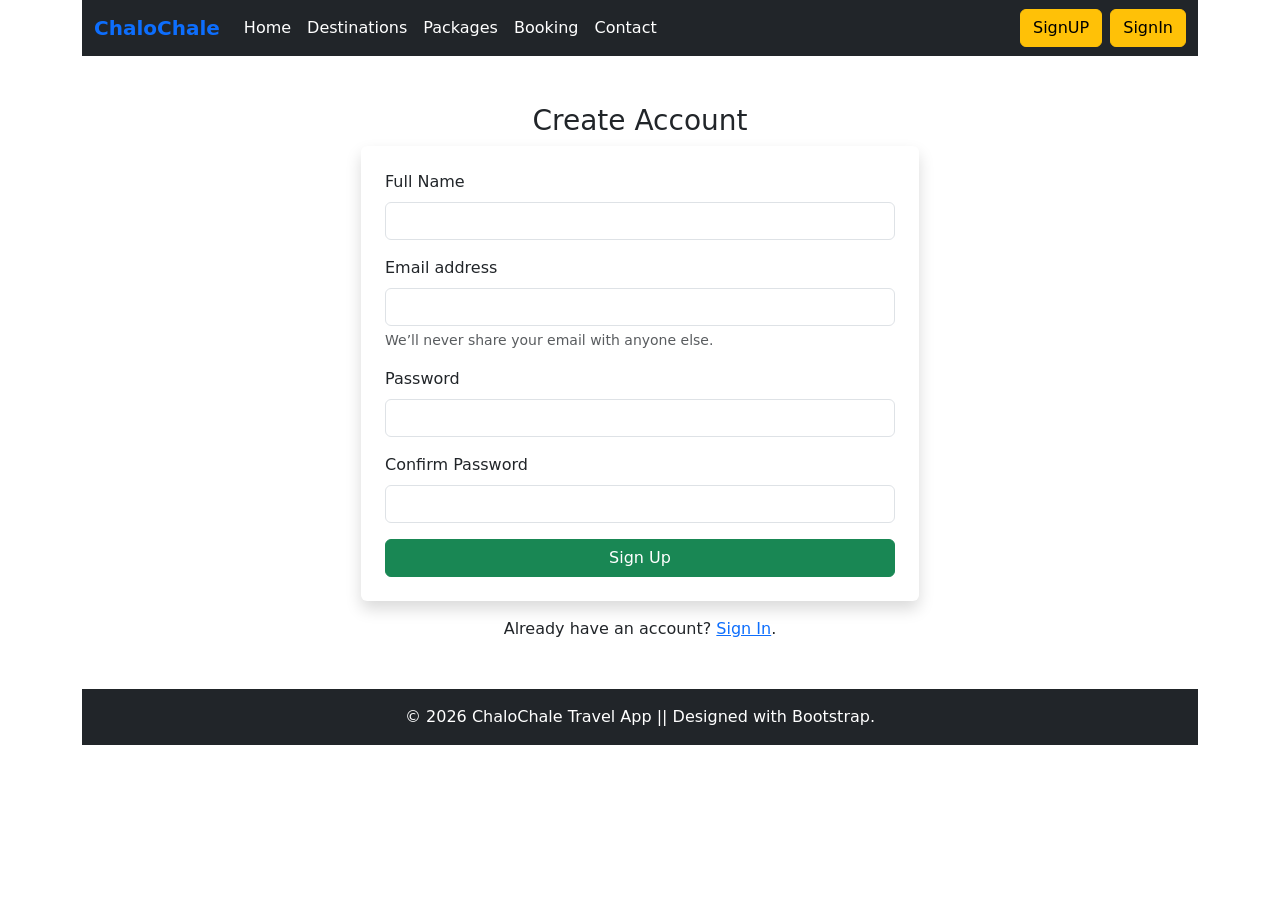
<file: signup.html>
<!DOCTYPE html>
<html lang="en">

<head>
    <meta charset="UTF-8">
    <meta name="viewport" content="width=device-width, initial-scale=1.0">
    <title>Chalochale - Sign Up</title>
    <link href="https://cdn.jsdelivr.net/npm/bootstrap@5.3.8/dist/css/bootstrap.min.css" rel="stylesheet"
        integrity="sha384-sRIl4kxILFvY47J16cr9ZwB07vP4J8+LH7qKQnuqkuIAvNWLzeN8tE5YBujZqJLB" crossorigin="anonymous">

</head>

<body>
    <div class="container home-page">
        <div class="row">
            <div class="col-md-12">

                <!-- Navbar Start -->
                <nav class="navbar navbar-expand-lg navbar-dark bg-dark">
                    <div class="container-fluid">
                        <button class="navbar-toggler" type="button" data-bs-toggle="collapse"
                            data-bs-target="#navbarTogglerDemo01" aria-controls="navbarTogglerDemo01"
                            aria-expanded="false" aria-label="Toggle navigation">
                            <span class="navbar-toggler-icon"></span>
                        </button>
                        <div class="collapse navbar-collapse" id="navbarTogglerDemo01">
                            <a class="navbar-brand text-primary fw-bold" href="#">ChaloChale</a>
                            <ul class="navbar-nav me-auto mb-2 mb-lg-0">
                                <li class="nav-item"><a class="nav-link active text-white" href="#">Home</a></li>
                                <li class="nav-item"><a class="nav-link text-white" href="#">Destinations</a></li>
                                <li class="nav-item"><a class="nav-link text-white" href="#">Packages</a></li>
                                <li class="nav-item"><a class="nav-link text-white" href="#">Booking</a></li>
                                <li class="nav-item"><a class="nav-link text-white" href="#">Contact</a></li>
                            </ul>
                            <div class="d-flex gap-2">
                                <a class="btn btn-warning" href="signup.html">SignUP</a>
                                <a class="btn btn-warning" href="signin.html">SignIn</a>
                            </div>
                        </div>
                    </div>
                </nav>
                <!-- Navbar Ends -->

            </div>
        </div>

        <section class="col-12 col-md-6 mx-auto my-5">
            <h3 class="text-center">Create Account</h3>
            <form class="p-4 shadow rounded bg-white">
                <div class="mb-3">
                    <label for="fullName" class="form-label">Full Name</label>
                    <input type="text" class="form-control" id="fullName" name="fullName" autocomplete="name"
                        required>
                </div>
                <div class="mb-3">
                    <label for="email" class="form-label">Email address</label>
                    <input type="email" class="form-control" id="email" name="email" autocomplete="email"
                        aria-describedby="emailHelp" required>
                    <div id="emailHelp" class="form-text">We’ll never share your email with anyone else.</div>
                </div>
                <div class="mb-3">
                    <label for="password" class="form-label">Password</label>
                    <input type="password" class="form-control" id="password" name="password"
                        autocomplete="new-password" required>
                </div>
                <div class="mb-3">
                    <label for="confirmPassword" class="form-label">Confirm Password</label>
                    <input type="password" class="form-control" id="confirmPassword" name="confirmPassword"
                        autocomplete="new-password" required>
                </div>
                <button type="submit" class="btn btn-success w-100">Sign Up</button>
            </form>

            <p class="text-center pt-3">
                Already have an account? <a href="signin.html">Sign In</a>.
            </p>
        </section>






        <footer class="bg-dark text-white text-center py-3 mt-5">
            <p class="mb-0">© 2026 ChaloChale Travel App || Designed with Bootstrap.</p>
        </footer>
    </div>


    <script src="https://cdn.jsdelivr.net/npm/bootstrap@5.3.8/dist/js/bootstrap.bundle.min.js"
        integrity="sha384-FKyoEForCGlyvwx9Hj09JcYn3nv7wiPVlz7YYwJrWVcXK/BmnVDxM+D2scQbITxI"
        crossorigin="anonymous"></script>
    <script src="./js/script.js"></script>
</body>

</html>
</file>
<file: css/style.css>
.destination-section {
    padding-inline: clamp(0.25rem, 2vw, 1.5rem);
}

.destination-section__title {
    color: #152536;
    font-size: clamp(1.6rem, 3vw, 2.25rem);
    font-weight: 700;
}

.destination-section__intro {
    color: #687787;
}

.destination-card {
    overflow: hidden;
    border: 1px solid #e3e9ef;
    border-radius: 1rem;
    background-color: #fff;
    box-shadow: 0 0.4rem 1.25rem rgb(21 37 54 / 8%);
    transition: transform 180ms ease, box-shadow 180ms ease;
}

.destination-card > .card-img-top {
    width: 100%;
    aspect-ratio: 16 / 10;
    object-fit: cover;
}

.destination-card .card-body {
    padding: clamp(1rem, 2vw, 1.5rem);
}

.destination-card .card-title {
    color: #152536;
    font-size: 1.25rem;
    font-weight: 700;
}

.destination-card .card-text {
    color: #687787;
    line-height: 1.65;
}

.destination-card .btn {
    border-radius: 0.65rem;
    font-weight: 600;
}

@media (hover: hover) {
    .destination-card:hover {
        transform: translateY(-0.3rem);
        box-shadow: 0 0.8rem 1.75rem rgb(21 37 54 / 14%);
    }
}

@media (prefers-reduced-motion: reduce) {
    .destination-card {
        transition: none;
    }
}

.package-page {
    --package-ink: #152536;
    --package-muted: #687787;
    --package-accent: #167d89;
}

.package-hero {
    position: relative;
    display: grid;
    min-height: clamp(16rem, 35vw, 23rem);
    place-items: center;
    overflow: hidden;
    padding: clamp(2.5rem, 7vw, 5rem) clamp(1rem, 5vw, 3rem);
    border-radius: 0 0 1.5rem 1.5rem;
    color: #fff;
    background:
        radial-gradient(ellipse at 82% 25%, rgb(255 255 255 / 18%), transparent 28%),
        radial-gradient(ellipse at 15% 100%, rgb(89 190 184 / 32%), transparent 42%),
        linear-gradient(125deg, #12364a 0%, #176b78 55%, #42a69a 100%);
}

.package-hero::after {
    position: absolute;
    right: -4rem;
    bottom: -10rem;
    width: clamp(14rem, 35vw, 28rem);
    aspect-ratio: 1;
    border: 1px solid rgb(255 255 255 / 22%);
    border-radius: 50%;
    box-shadow: 0 0 0 2rem rgb(255 255 255 / 5%), 0 0 0 4rem rgb(255 255 255 / 5%);
    content: "";
    pointer-events: none;
}

.package-hero__content {
    position: relative;
    z-index: 1;
    max-width: 42rem;
}

.package-hero__eyebrow,
.package-section__eyebrow {
    font-size: 0.75rem;
    font-weight: 700;
    letter-spacing: 0.16em;
}

.package-hero__eyebrow {
    color: #c5eee7;
}

.package-hero__title {
    font-size: clamp(2.25rem, 6vw, 4rem);
    font-weight: 750;
    letter-spacing: -0.045em;
    line-height: 1.05;
}

.package-hero__description {
    max-width: 34rem;
    margin: 1rem auto 0;
    color: rgb(255 255 255 / 84%);
    font-size: clamp(1rem, 2vw, 1.2rem);
    line-height: 1.65;
}

.package-section {
    padding-inline: clamp(0.25rem, 2vw, 1.5rem);
}

.package-section__heading {
    display: flex;
    align-items: end;
    justify-content: space-between;
    gap: 1rem;
    margin-bottom: 1.5rem;
}

.package-section__eyebrow {
    color: var(--package-accent);
}

.package-section__title {
    margin: 0;
    color: var(--package-ink);
    font-size: clamp(1.6rem, 3vw, 2.25rem);
    font-weight: 700;
}

.package-section__note {
    color: var(--package-muted);
}

.package-card {
    overflow: hidden;
    border: 1px solid #e3e9ef;
    border-radius: 1rem;
    box-shadow: 0 0.4rem 1.25rem rgb(21 37 54 / 8%);
    transition: transform 180ms ease, box-shadow 180ms ease;
}

.package-card__art {
    position: relative;
    display: flex;
    min-height: clamp(10rem, 22vw, 13rem);
    flex-direction: column;
    align-items: flex-start;
    justify-content: space-between;
    overflow: hidden;
    padding: 1.25rem;
    color: #fff;
}

.package-card__art::after {
    position: absolute;
    right: -2rem;
    bottom: -5rem;
    width: 12rem;
    aspect-ratio: 1;
    border: 1px solid rgb(255 255 255 / 35%);
    border-radius: 50%;
    box-shadow: 0 0 0 1.25rem rgb(255 255 255 / 8%), 0 0 0 2.5rem rgb(255 255 255 / 7%);
    content: "";
}

.package-card--beach .package-card__art {
    background: linear-gradient(135deg, #087e8b, #47b5a8 58%, #b4dca5);
}

.package-card--kashmir .package-card__art {
    background: linear-gradient(135deg, #25476c, #587fa2 58%, #aec6cf);
}

.package-card--kedarnath .package-card__art {
    background: linear-gradient(135deg, #65452f, #ae7950 58%, #dfba7f);
}

.package-card__art-label,
.package-card__art-caption,
.package-card__art-symbol {
    position: relative;
    z-index: 1;
}

.package-card__art-label {
    padding: 0.4rem 0.65rem;
    border: 1px solid rgb(255 255 255 / 40%);
    border-radius: 99rem;
    background: rgb(12 36 48 / 18%);
    font-size: 0.68rem;
    font-weight: 700;
    letter-spacing: 0.1em;
}

.package-card__art-symbol {
    position: absolute;
    top: 50%;
    left: 50%;
    color: rgb(255 255 255 / 45%);
    font-size: 5rem;
    line-height: 1;
    transform: translate(-50%, -50%);
}

.package-card__art-caption {
    max-width: 75%;
    font-size: 1rem;
    font-weight: 600;
}

.package-card .card-body {
    padding: clamp(1.15rem, 2vw, 1.5rem);
}

.package-card__title {
    color: var(--package-ink);
    font-size: clamp(1.15rem, 2vw, 1.35rem);
    font-weight: 700;
}

.package-card__description {
    color: var(--package-muted);
    line-height: 1.65;
}

.package-card__duration {
    align-self: flex-start;
    padding: 0.4rem 0.65rem;
    border-radius: 0.5rem;
    background: #f1f6f7;
    color: #31505e;
    font-size: 0.9rem;
}

.package-card__duration span {
    margin-right: 0.35rem;
    color: var(--package-accent);
}

.package-card__footer {
    display: flex;
    align-items: end;
    justify-content: space-between;
    gap: 0.75rem;
    padding-top: 1rem;
    border-top: 1px solid #e8edf0;
}

.package-card__price-label {
    color: var(--package-muted);
    font-size: 0.78rem;
}

.package-card__price {
    color: #18764e;
    font-size: clamp(1.25rem, 2.5vw, 1.6rem);
    font-weight: 750;
}

.package-card__button {
    flex-shrink: 0;
    border-radius: 0.65rem;
    font-weight: 600;
}

@media (hover: hover) {
    .package-card:hover {
        transform: translateY(-0.3rem);
        box-shadow: 0 0.8rem 1.75rem rgb(21 37 54 / 14%);
    }
}

@media (max-width: 575.98px) {
    .package-section__heading {
        align-items: flex-start;
        flex-direction: column;
    }

    .package-card__footer {
        align-items: stretch;
        flex-direction: column;
    }

    .package-card__button {
        width: 100%;
    }
}

@media (prefers-reduced-motion: reduce) {
    .package-card {
        transition: none;
    }
}

.home-page {
    --home-ink: #152536;
    --home-muted: #687787;
    --home-accent: #167d89;
    padding-bottom: 1.5rem;
}

.home-carousel {
    overflow: hidden;
    border-radius: 0 0 1.25rem 1.25rem;
    background: #173849;
}

.home-carousel .carousel-item img {
    width: 100%;
    height: clamp(20rem, 50vw, 36rem);
    object-fit: cover;
}

.home-carousel .carousel-item::after {
    position: absolute;
    inset: 35% 0 0;
    background: linear-gradient(transparent, rgb(9 25 35 / 65%));
    content: "";
    pointer-events: none;
}

.home-carousel__caption {
    right: 8%;
    bottom: 12%;
    left: 8%;
    z-index: 1;
    max-width: 42rem;
    margin-inline: auto;
    padding: clamp(0.75rem, 2vw, 1.25rem);
    border-radius: 0.9rem;
    background: rgb(9 25 35 / 44%);
    text-align: center;
    backdrop-filter: blur(4px);
}

.home-carousel__caption h5 {
    font-size: clamp(1.2rem, 3vw, 2rem);
    font-weight: 700;
}

.home-carousel__caption p {
    margin-bottom: 0.8rem;
}

.home-section__title {
    margin: 0;
    padding: clamp(2.5rem, 6vw, 4rem) 0 clamp(1.25rem, 3vw, 2rem);
    color: var(--home-ink);
    font-size: clamp(1.6rem, 3vw, 2.25rem);
    font-weight: 700;
}

.home-service-card,
.home-destination-card,
.home-package-card {
    overflow: hidden;
    border: 1px solid #e3e9ef;
    border-radius: 1rem;
    box-shadow: 0 0.4rem 1.25rem rgb(21 37 54 / 8%);
    transition: transform 180ms ease, box-shadow 180ms ease;
}

.home-service-card .card-body,
.home-destination-card .card-body,
.home-package-card .card-body {
    padding: clamp(1.15rem, 2vw, 1.5rem);
}

.home-service-card {
    background: linear-gradient(145deg, #fff, #f2f8f8);
}

.home-service-card h3 {
    margin-bottom: 0.75rem;
    color: var(--home-ink);
    font-size: 1.2rem;
}

.home-service-card p,
.home-destination-card .card-text,
.home-package-card .card-text {
    margin-bottom: 0;
    color: var(--home-muted);
    line-height: 1.65;
}

.home-destination-card > .card-img-top {
    width: 100%;
    aspect-ratio: 16 / 10;
    object-fit: cover;
}

.home-destination-card .card-body {
    gap: 0.75rem;
}

.home-destination-card .card-title,
.home-package-card .card-title {
    margin: 0;
    color: var(--home-ink);
    font-size: 1.2rem;
    font-weight: 700;
}

.home-destination-card .btn,
.home-package-card .btn {
    border-radius: 0.65rem;
    font-weight: 600;
}

.home-package-card {
    background:
        radial-gradient(circle at 100% 0, rgb(22 125 137 / 9%), transparent 10rem),
        #fff;
}

.home-package-card .card-body {
    gap: 0.9rem;
}

.home-package-card__duration {
    align-self: flex-start;
    margin: 0;
    padding: 0.4rem 0.65rem;
    border-radius: 0.5rem;
    background: #f1f6f7;
    color: #31505e;
    font-size: 0.9rem;
}

.home-package-card__price {
    margin: auto 0 0;
    color: #18764e;
    font-size: 1.55rem;
    font-weight: 750;
}

.home-package-card .btn {
    margin-top: 0 !important;
}

@media (hover: hover) {
    .home-service-card:hover,
    .home-destination-card:hover,
    .home-package-card:hover {
        transform: translateY(-0.3rem);
        box-shadow: 0 0.8rem 1.75rem rgb(21 37 54 / 14%);
    }
}

@media (max-width: 575.98px) {
    .home-carousel .carousel-item img {
        height: 28rem;
    }

    .home-carousel__caption {
        right: 12%;
        bottom: 12%;
        left: 12%;
        padding: 0.75rem;
    }

    .home-carousel__caption p {
        font-size: 0.9rem;
    }
}

@media (prefers-reduced-motion: reduce) {
    .home-service-card,
    .home-destination-card,
    .home-package-card {
        transition: none;
    }
}
</file>
